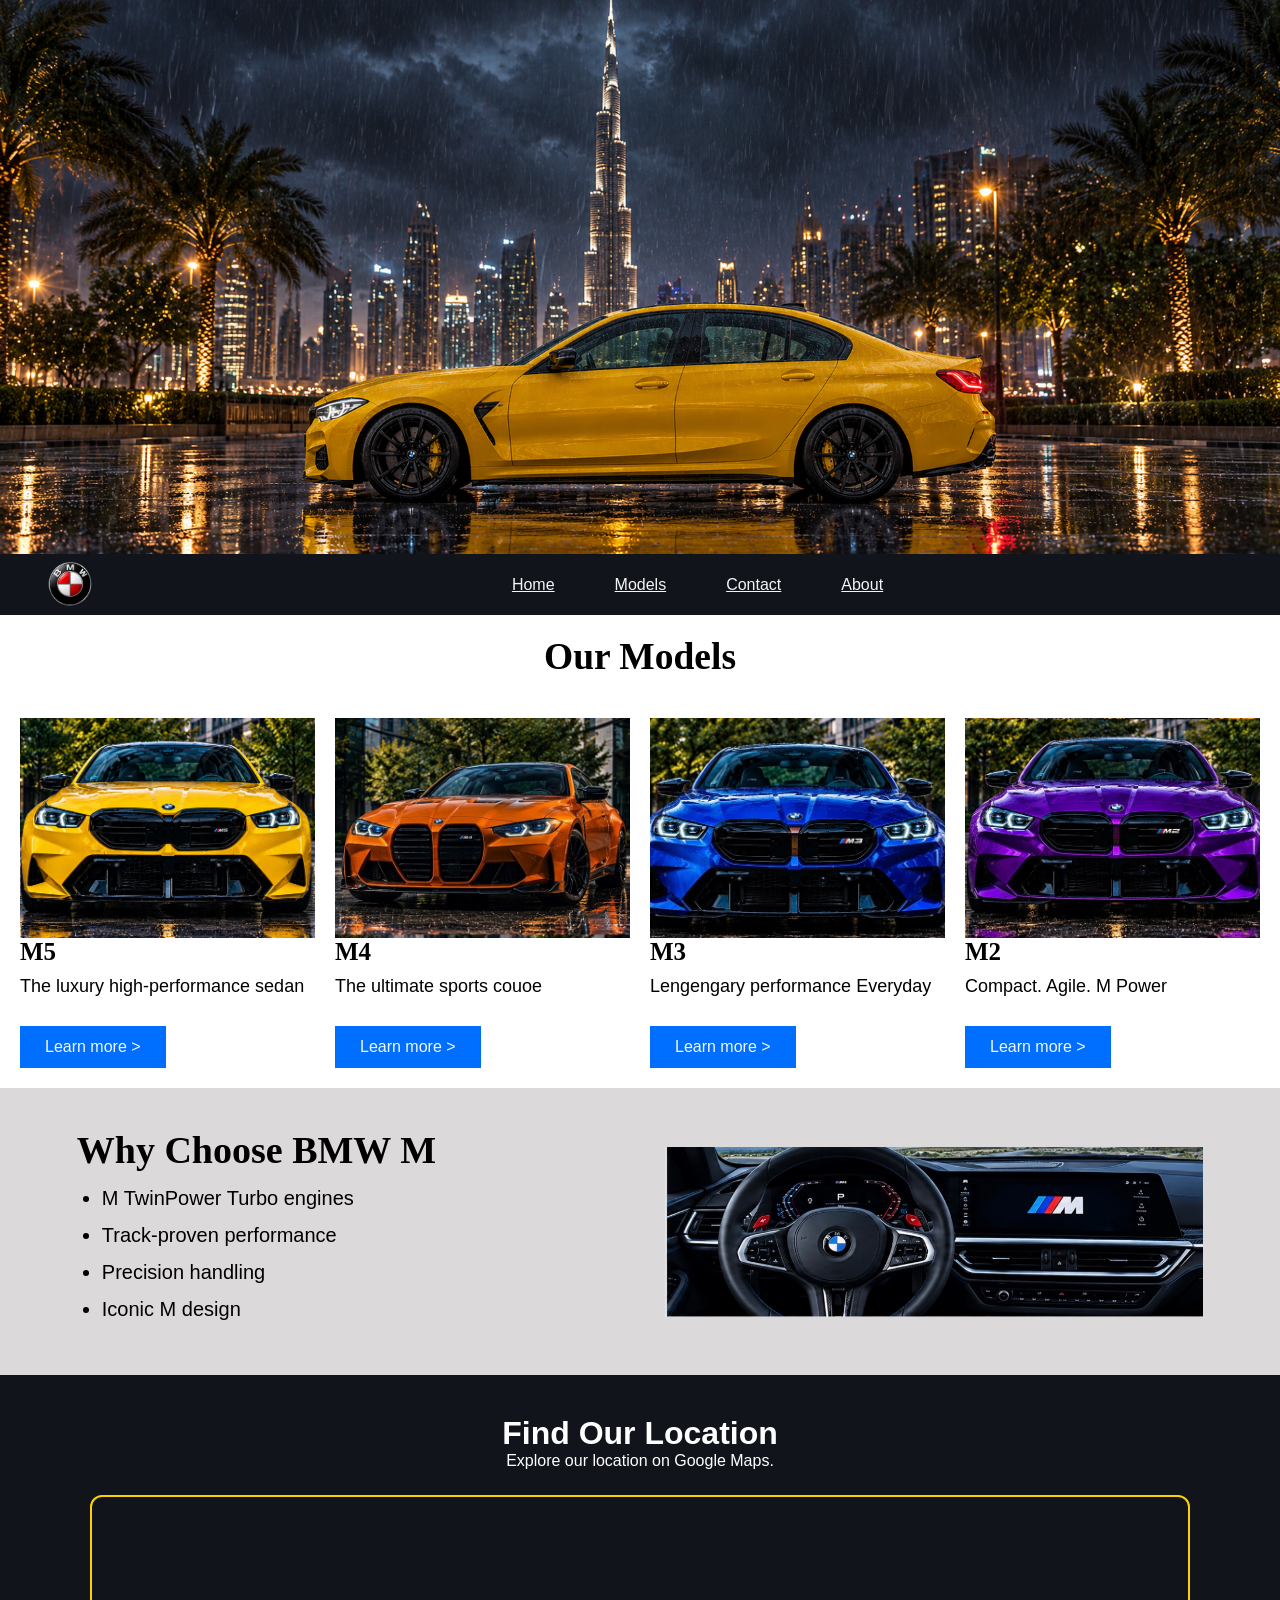
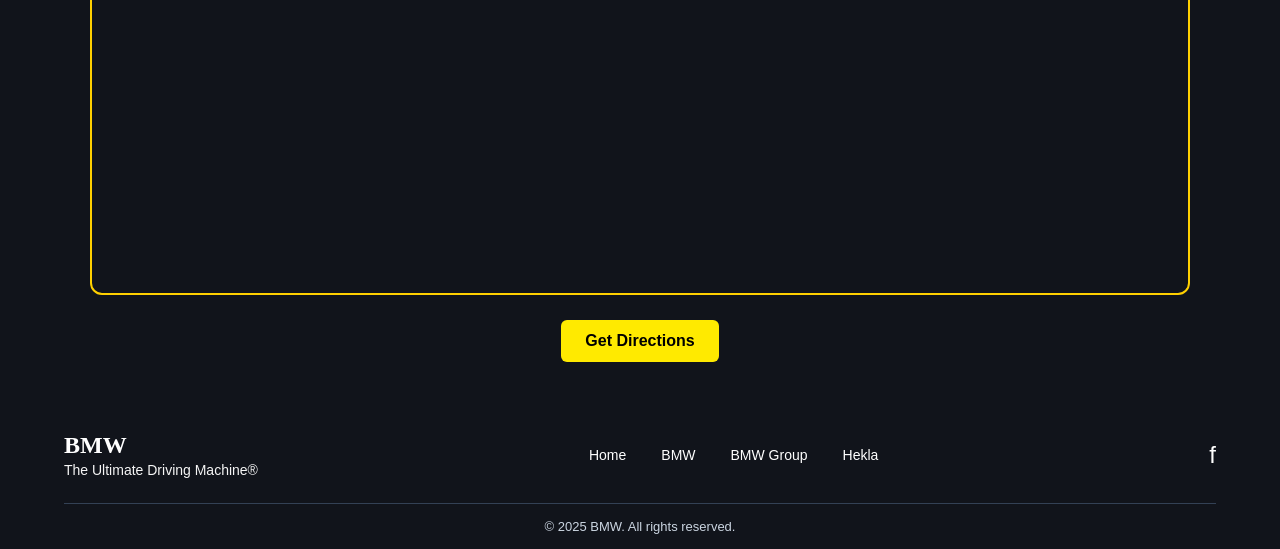
<file: BWM/index.html>
<!DOCTYPE html>
<html lang="en">
<head>
    <meta charset="UTF-8">
    <meta name="viewport" content="width=device-width, initial-scale=1.0">
    <title>BMW</title>
    <link rel="stylesheet" href="index.css">
</head>
<body>
    <main>
        <section class="hero" id="Home">
            <div class="n1">
                <img src="DC0F1D9C-3440-4BE5-BAE5-2C9FDDE0F6BF.PNG" alt="">
            </div>

            <header class="j1">

                <div class="Box2">
                    <img src="9680DC10-9791-4C31-B17D-A7E6A752D0A9.PNG" alt="BMW">
                </div>

                    <nav class="Box3">
                        <a class="Box4" href="#">Home</a>
                        <a href="#BMW">Models</a>
                        <a href="#M5">Contact</a>
                        <a href="#sma">About </a>
                    </nav>

            </header>

                <div class="Box6">
                    <h1>Our Models</h1>
                </div>

            <article class="cars" id="BMW">

                <div class="car">
                    <div>
                        <img src="82CDC575-C815-40A8-8FE1-4DA21C5EC004.PNG" alt="">
                        <h2>M5</h2>
                        <p>The luxury high-performance sedan</p>
                        <a href="M5.html">Learn more ></a>
                    </div>
                </div>

                <div class="car">
                    <div>
                        <img src="F49377F1-0E00-4E50-AC8A-FB16312101DA.jpg" alt="">
                        <h1 id="BMW M5"> </h1>
                        <h2> M4</h2>
                        <p>The ultimate sports couoe</p>
                        <a href="M4.html">Learn more ></a>
                    </div>
                </div>
                
                <div class="car">
                    <div>
                        <img src="73208E26-7B84-4706-9612-D72938EC149D (1).jpg" alt="">
                        <h1 id="BMW M5"> </h1>
                        <h2> M3</h2>
                        <p>Lengengary performance Everyday</p>
                        <a href="M3.html">Learn more ></a>

                    </div>
                </div>

                <div class="car">
                    <div>
                        <img src="73208E26-7B84-4706-9612-D72938EC149D.jpg" alt="">
                        <h1 id="BMW M5"> </h1>
                        <h2> M2</h2>
                        <p>Compact. Agile. M Power</p>
                        <a href="M2.html">Learn more ></a>

                    </div>
                </div>
            </article>

            <section class="f1" id="M5">
                <div class="f2">
                    <h2 class="">Why Choose BMW M</h2>

                    <ul class="f6">
                        <li>M TwinPower Turbo engines</li>
                        <li>Track-proven performance</li>
                        <li>Precision handling</li>
                        <li>Iconic M design</li>
                    </ul>
                </div>

                <div class="f3">
                    <img src="IMG_3780.jpg" alt="">
                </div>
            </section>

            
            <section class="location" id="sma">
                <h2>Find Our Location</h2>
                <p>Explore our location on Google Maps.</p>

                <iframe frameborder="0"
                width="400px"
                height="400px"
                src="https://ja.is/webapi/kort/?lat=64.125446&lon=-21.838133&nz=14.97&layer=map&q=BMW"
                ></iframe>

                <a href="https://www.google.com/maps/place/BMW+%C3%8Dslandi+-+BL+ehf/@64.125027,-21.9646081,9796m/data=!3m1!1e3!4m10!1m2!2m1!1sBMW!3m6!1s0x48d67522e166afad:0xbe43ce141512c2e2!8m2!3d64.125042!4d-21.83907!15sCgNCTVciA4gBAZIBCmJtd19kZWFsZXLgAQA!16s%2Fg%2F11h5r_nbq2?hl=en-US&entry=ttu&g_ep=EgoyMDI2MTAwNy4wIKXMDSoASAFQAw%3D%3D"> Get Directions</a>
            </section>



            <footer class="s1">

                <div class="s2">

                    <div class="s3" id="f">
                        <h2>BMW</h2>
                        <p>The Ultimate Driving Machine®</p>
                    </div>

                    <div class="s4">
                        <a href="index.html">Home</a>
                        <a href="https://www.bmw.is/is/index.html">BMW</a>
                        <a href="https://www.bmwgroup.com/en.html?en">BMW Group</a>
                        <a href="https://www.hekla.is/is/bilar/notadir-bilar.html">Hekla</a>
                    </div>

                    <div class="s5">
                        <a href="https://www.facebook.com/BMWIceland">f</a>
                    </div>

                </div>

                <div class="s6">
                    © 2025 BMW. All rights reserved.
                </div>

            </footer>

            
        </section>
    </main>
</body>
</html>
</file>
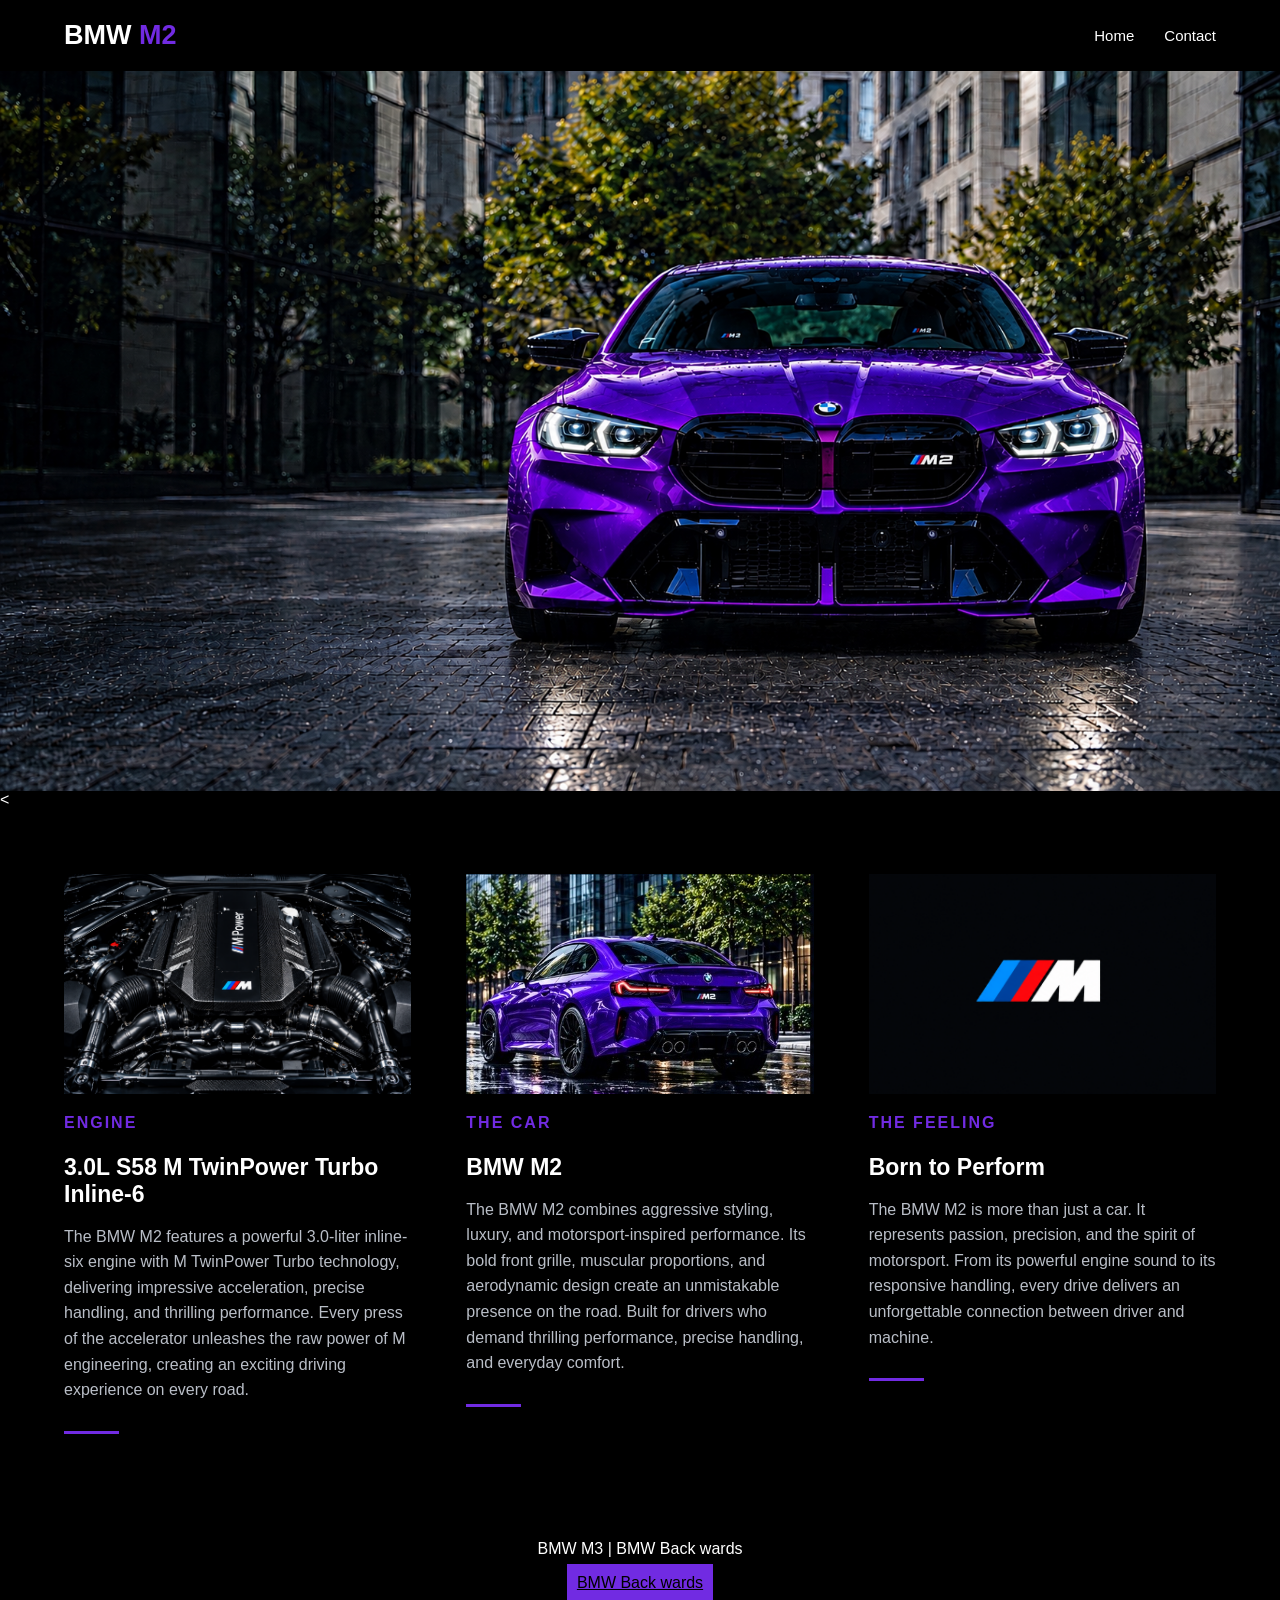
<file: BWM/M2.html>
<!DOCTYPE html>
<html lang="en">
<head>
    <meta charset="UTF-8">
    <meta name="viewport" content="width=device-width, initial-scale=1.0">
    <title>BMW M2</title>
    <link rel="stylesheet" href="M2.css">
</head>
<body>
    <header class="navbar">
            <h2>BMW <span>M2</span></h2>

            <nav class="menu">
                <a href="#home">Home</a>
                <a href="#contact">Contact</a>
            </nav>
        </header>

        <section class="hero" id="home">
            <img src="65118E6D-27CB-498C-BA6B-932EDE2D3BD7.PNG" alt="hi">
        </section>



    <<div class="features" id="home">

    <div class="feature" id="performance">
        <img src="6C816798-B08B-4B74-8727-FF40B2B0C2C9.PNG" alt="BMW M3 engine">
        <h4>ENGINE</h4>
        <h2>3.0L S58 M TwinPower Turbo Inline-6</h2>
        <p>
            The BMW M2 features a powerful 3.0-liter inline-six engine with M TwinPower Turbo technology, delivering impressive acceleration, precise handling, and thrilling performance. Every press of the accelerator unleashes the raw power of M engineering, creating an exciting driving experience on every road.
        </p>
        <div class="line"></div>
    </div>

        <div class="feature" id="gallery">
                <img src="F2F05BD7-8776-4FD1-A188-9462A045A0FC.jpg" alt="BMW M3">
                <h4>THE CAR</h4>
                <h2>BMW M2</h2>
                <p>
                    The BMW M2 combines aggressive styling, luxury, and motorsport-inspired performance. Its bold front grille, muscular proportions, and aerodynamic design create an unmistakable presence on the road. Built for drivers who demand thrilling performance, precise handling, and everyday comfort.
                </p>
                <div class="line"></div>
        </div>

        <div class="feature" id="about">
                <div class="m-logo">
                    <img src="96CDC564-4CAB-47AB-B83B-4E06B86DB13F.PNG" alt="BMW M logo">
                </div>
                <h4>THE FEELING</h4>
                <h2>Born to Perform</h2>
                <p>
                    The BMW M2 is more than just a car. It represents
                    passion, precision, and the spirit of motorsport.
                    From its powerful engine sound to its responsive
                    handling, every drive delivers an unforgettable
                    connection between driver and machine.
                </p>
                <div class="line"></div>
        </div>

     </div>

        <div class="footer" id="contact">
            <p>BMW M3 | BMW Back wards</p>
            <a class="sasons" href="index.html">BMW Back wards</a>
</body>
</html>
</file>
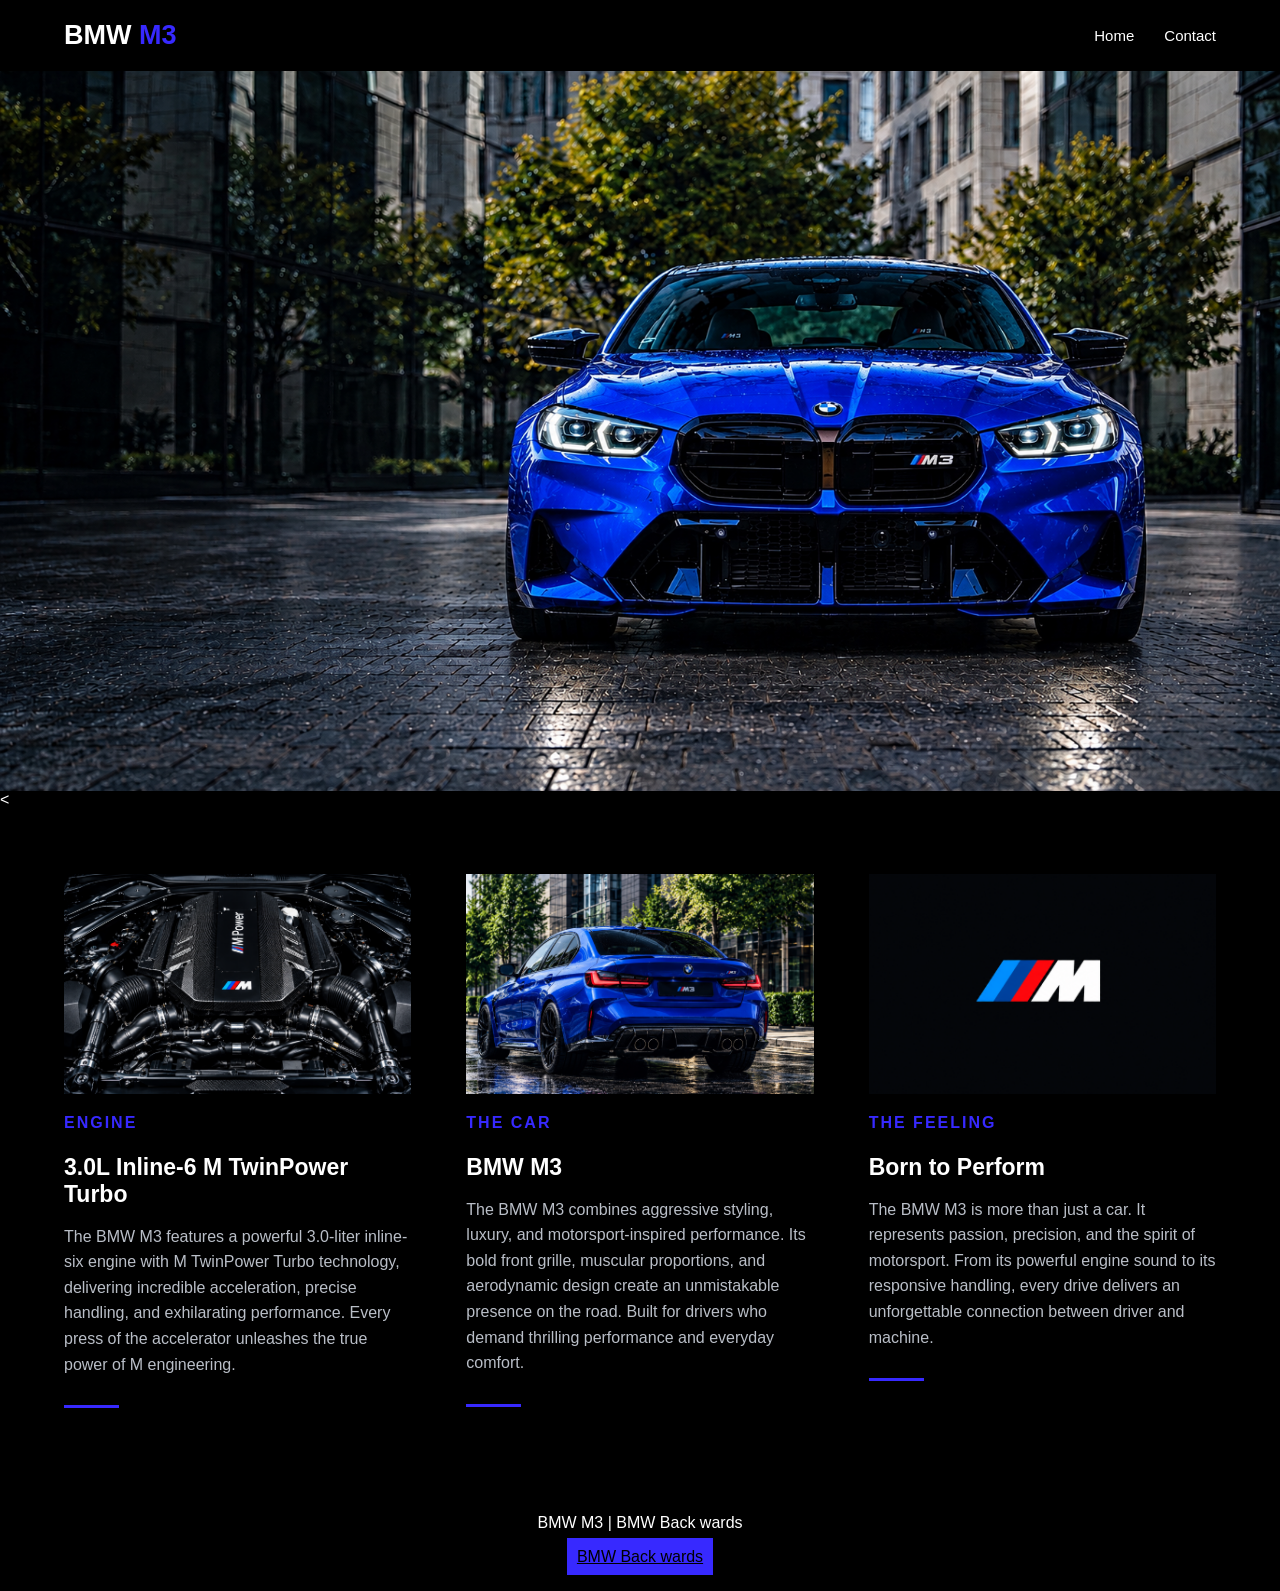
<file: BWM/M3.html>
<!DOCTYPE html>
<html lang="en">
<head>
    <meta charset="UTF-8">
    <meta name="viewport" content="width=device-width, initial-scale=1.0">
    <title>BMW M3</title>
    <link rel="stylesheet" href="M3.css">
</head>
<body>
    <header class="navbar">
            <h2>BMW <span>M3</span></h2>

            <nav class="menu">
                <a href="#home">Home</a>
                <a href="#contact">Contact</a>
            </nav>
        </header>

        <section class="hero" id="home">
            <img src="40C496A5-2554-4361-A558-411A309CBCC3.PNG" alt="hi">
        </section>



    <<div class="features" id="home">

    <div class="feature" id="performance">
        <img src="6C816798-B08B-4B74-8727-FF40B2B0C2C9.PNG" alt="BMW M3 engine">
        <h4>ENGINE</h4>
        <h2>3.0L Inline-6 M TwinPower Turbo</h2>
        <p>
            The BMW M3 features a powerful 3.0-liter inline-six
            engine with M TwinPower Turbo technology, delivering
            incredible acceleration, precise handling, and
            exhilarating performance. Every press of the
            accelerator unleashes the true power of M engineering.
        </p>
        <div class="line"></div>
    </div>

        <div class="feature" id="gallery">
                <img src="3827EFB2-F108-4D0D-8D05-B7710EBB122D.PNG" alt="BMW M3">
                <h4>THE CAR</h4>
                <h2>BMW M3</h2>
                <p>
                    The BMW M3 combines aggressive styling, luxury, and
                    motorsport-inspired performance. Its bold front grille,
                    muscular proportions, and aerodynamic design create
                    an unmistakable presence on the road. Built for drivers
                    who demand thrilling performance and everyday comfort.
                </p>
                <div class="line"></div>
        </div>

        <div class="feature" id="about">
                <div class="m-logo">
                    <img src="96CDC564-4CAB-47AB-B83B-4E06B86DB13F.PNG" alt="BMW M logo">
                </div>
                <h4>THE FEELING</h4>
                <h2>Born to Perform</h2>
                <p>
                    The BMW M3 is more than just a car. It represents
                    passion, precision, and the spirit of motorsport.
                    From its powerful engine sound to its responsive
                    handling, every drive delivers an unforgettable
                    connection between driver and machine.
                </p>
                <div class="line"></div>
        </div>

     </div>

        <div class="footer" id="contact">
            <p>BMW M3 | BMW Back wards</p>
            <a class="sasons" href="index.html">BMW Back wards</a>
</body>
</html>
</file>
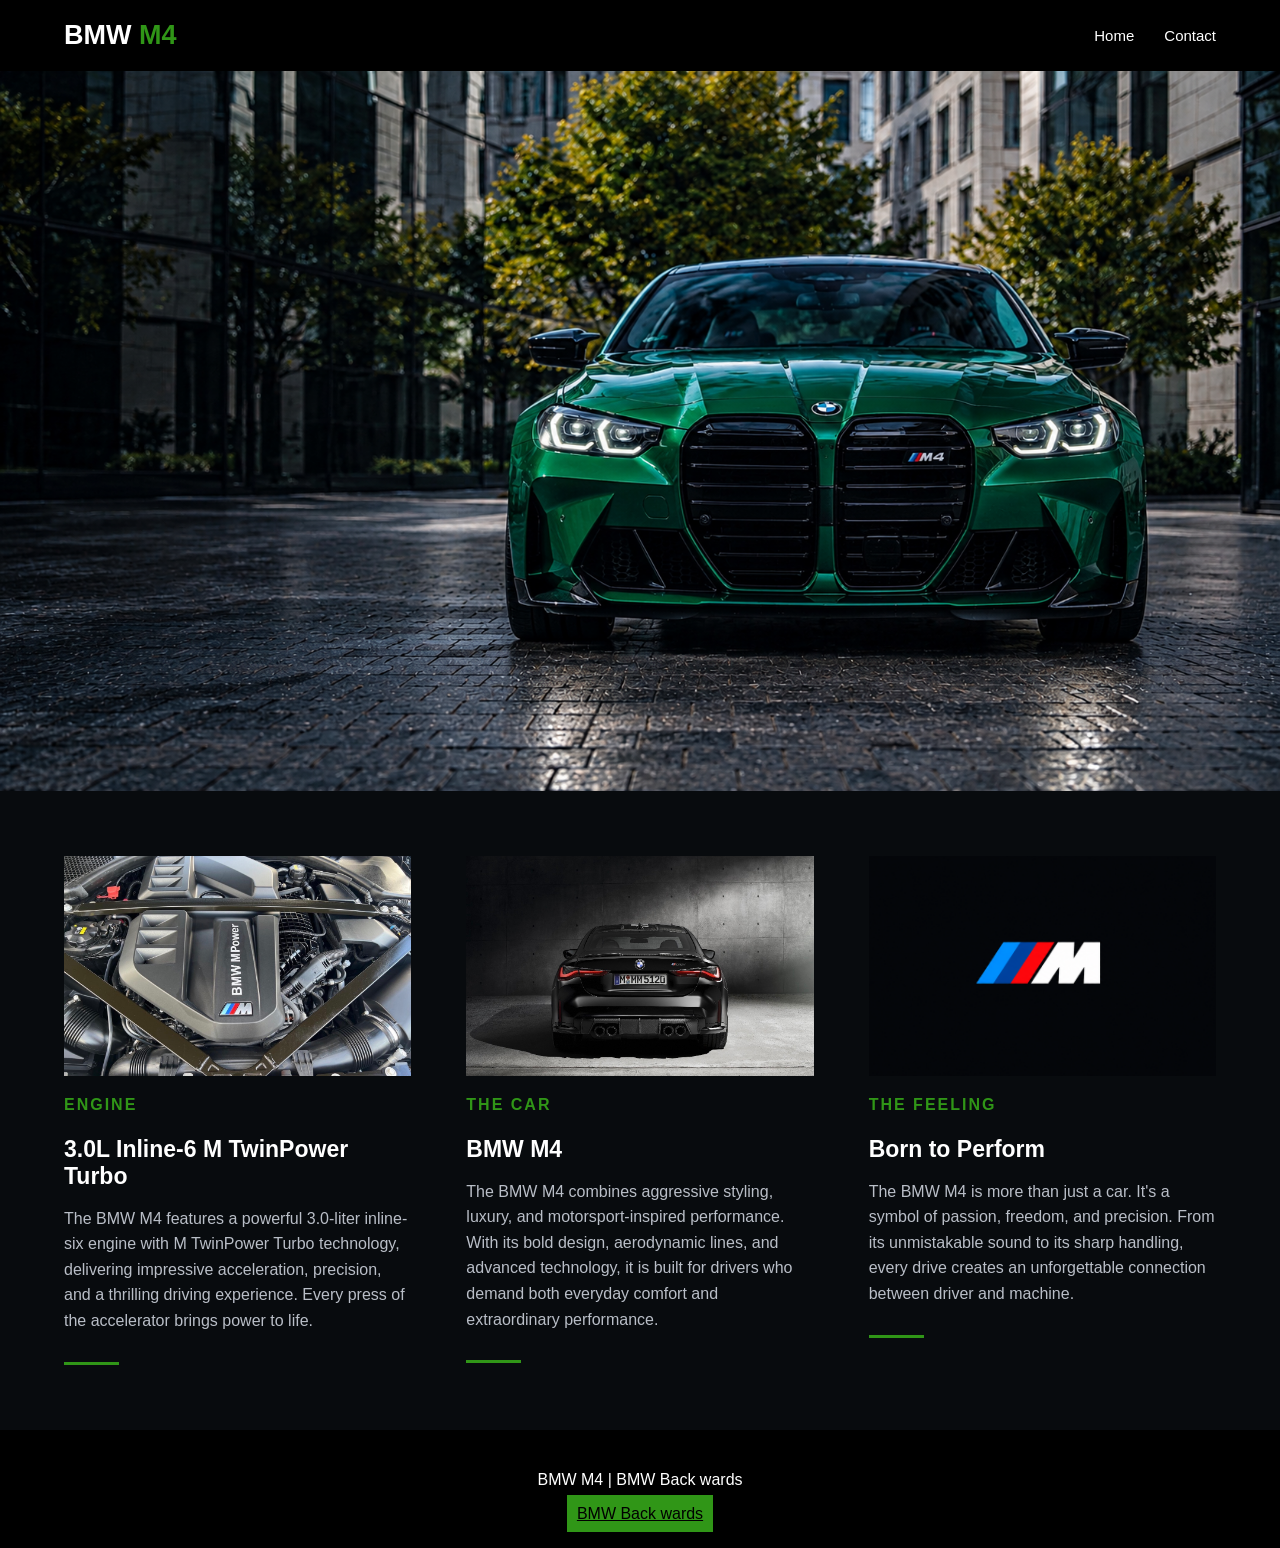
<file: BWM/M4.html>
<!DOCTYPE html>
<html lang="en">
<head>
    <meta charset="UTF-8">
    <meta name="viewport" content="width=device-width, initial-scale=1.0">
    <title>BMW M4</title>
    <link rel="stylesheet" href="M4.css">
</head>
<body>
    <header class="navbar">
            <h2>BMW <span>M4</span></h2>

            <nav class="menu">
                <a href="#home">Home</a>
                <a href="#contact">Contact</a>
            </nav>
        </header>

        <section class="hero" id="home">
            <img src="9F09C56F-B7F5-419F-905B-EC5A1AD54F3F.PNG" alt="hi">
        </section>



    <div class="features" id="home">

        <div class="feature" id="performance">
            <img src="IMG_3785.jpg" alt="BMW M5 engine">
            <h4>ENGINE</h4>
            <h2>3.0L Inline-6 M TwinPower Turbo</h2>
            <p>
                The BMW M4 features a powerful 3.0-liter inline-six engine
                with M TwinPower Turbo technology, delivering impressive 
                acceleration, precision, and a thrilling driving experience.
                Every press of the accelerator brings power to life.
            </p>
            <div class="line"></div>
        </div>

        <div class="feature" id="gallery">
            <img src="IMG_3784.jpg" alt="Yellow BMW M5">
            <h4>THE CAR</h4>
            <h2>BMW M4</h2>
            <p>
                The BMW M4 combines aggressive styling, luxury, and motorsport-inspired
                performance. With its bold design, aerodynamic lines, and advanced technology,
                it is built for drivers who demand both everyday comfort and extraordinary performance.
            </p>
            <div class="line"></div>
        </div>

        <div class="feature" id="about">
            <div class="m-logo">
               <img src="96CDC564-4CAB-47AB-B83B-4E06B86DB13F.PNG" alt="//m">
            </div>
            <h4>THE FEELING</h4>
            <h2>Born to Perform</h2>
            <p>
               The BMW M4 is more than just a 
               car. It's a symbol of passion, freedom, 
               and precision. From its unmistakable sound 
               to its sharp handling, every drive creates an 
               unforgettable connection between driver and machine.
            </p>
            <div class="line"></div>
        </div>

    </div>

    <div class="footer" id="contact">
        <p>BMW M4 | BMW Back wards</p>
        <a class="sasons" href="index.html">BMW Back wards</a>
</body>
</html>
</file>
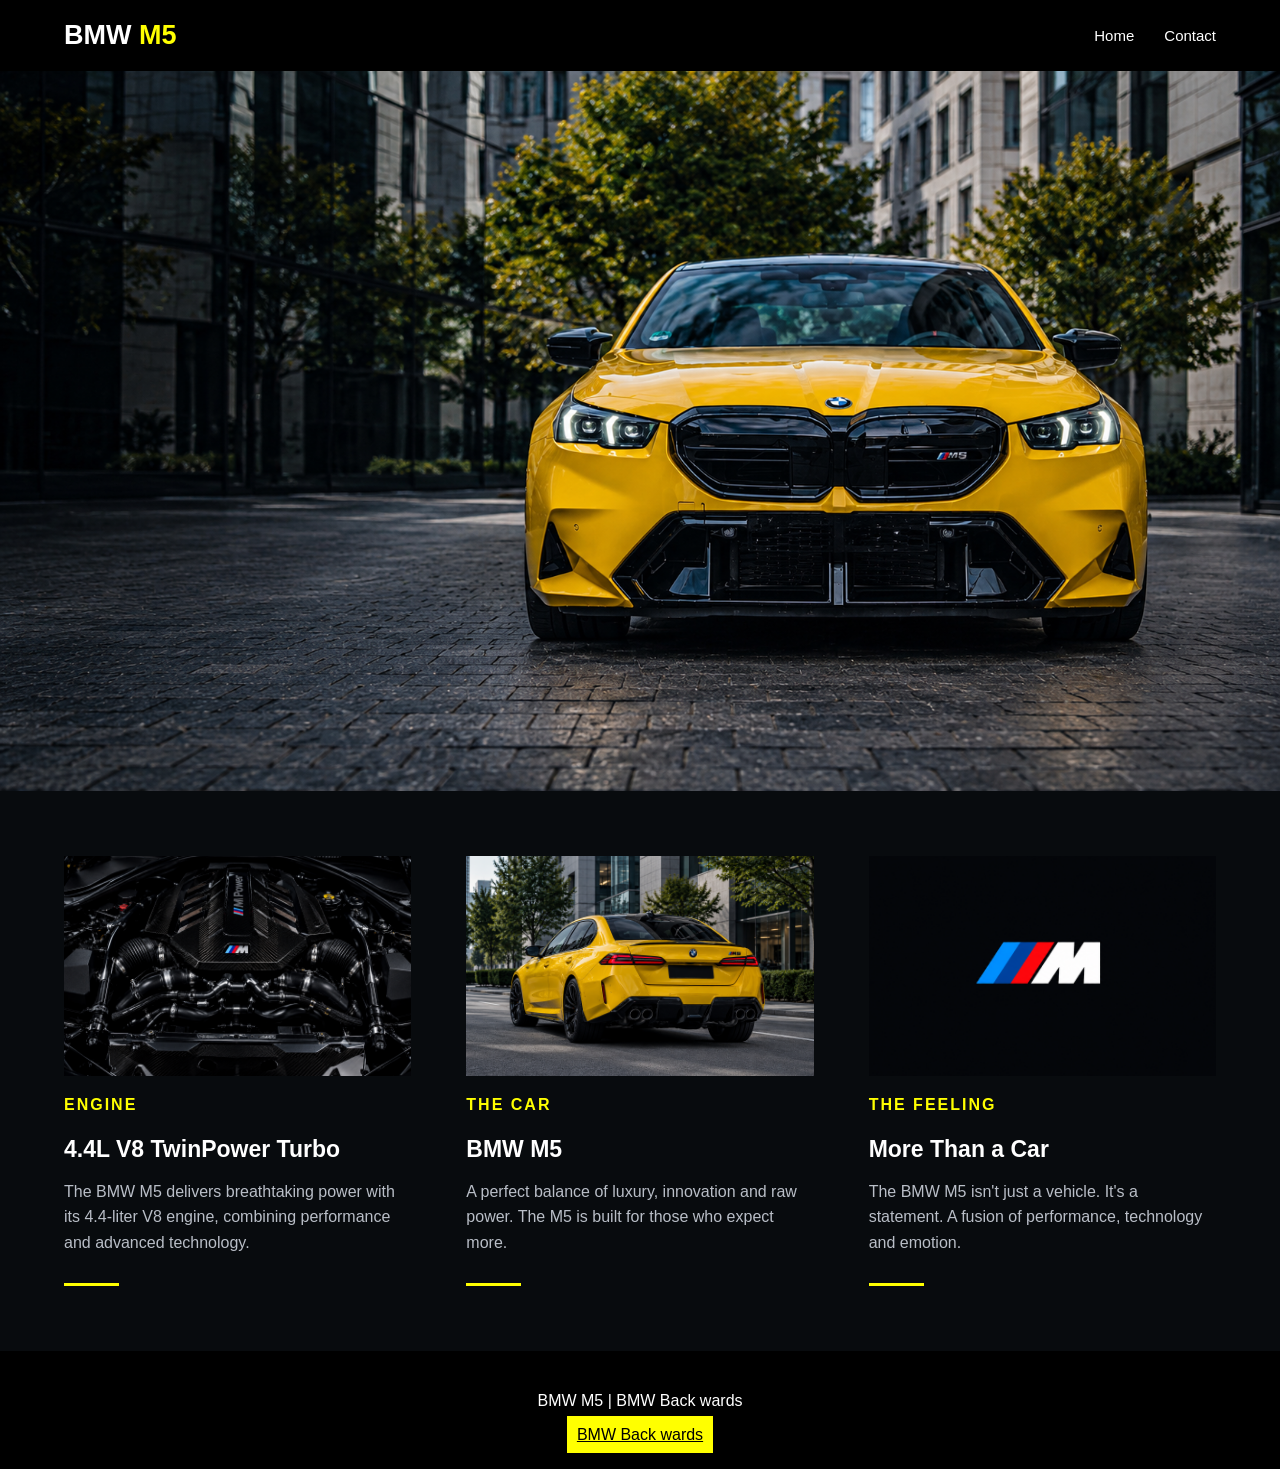
<file: BWM/M5.html>
<!DOCTYPE html>
<html>
<head>
    <meta charset="UTF-8">
    <meta name="viewport" content="width=device-width, initial-scale=1.0">
    <title>BMW M5</title>
    <link rel="stylesheet" href="M5.css">
</head>
<body>

        <header class="navbar">
            <h2>BMW <span>M5</span></h2>

            <nav class="menu">
                <a href="#home">Home</a>
                <a href="#contact">Contact</a>
            </nav>
        </header>

        <section class="hero" id="home">
            <img src="FFFCF477-A2B5-4EA6-B25A-AE685C2D3184.PNG" alt="hi">
        </section>



    <div class="features" id="home">

        <div class="feature" id="performance">
            <img src="0656B13D-C25B-4C44-8846-745C98F312E7.PNG" alt="BMW M5 engine">
            <h4>ENGINE</h4>
            <h2>4.4L V8 TwinPower Turbo</h2>
            <p>
                The BMW M5 delivers breathtaking power
                with its 4.4-liter V8 engine, combining
                performance and advanced technology.
            </p>
            <div class="line"></div>
        </div>

        <div class="feature" id="gallery">
            <img src="C2C4C1F4-E710-419D-A883-E972F55A72FD.PNG" alt="Yellow BMW M5">
            <h4>THE CAR</h4>
            <h2>BMW M5</h2>
            <p>
                A perfect balance of luxury, innovation
                and raw power. The M5 is built for
                those who expect more.
            </p>
            <div class="line"></div>
        </div>

        <div class="feature" id="about">
            <div class="m-logo">
               <img src="96CDC564-4CAB-47AB-B83B-4E06B86DB13F.PNG" alt="//m">
            </div>
            <h4>THE FEELING</h4>
            <h2>More Than a Car</h2>
            <p>
                The BMW M5 isn't just a vehicle.
                It's a statement. A fusion of performance,
                technology and emotion.
            </p>
            <div class="line"></div>
        </div>

    </div>

    <div class="footer" id="contact">
        <p>BMW M5 | BMW Back wards</p>
        <a class="sasons" href="index.html">BMW Back wards</a>
    </div>

</body>
</html>
</file>
<file: BWM/index.css>
* {
    margin: 0;
    padding: 0;
    box-sizing: border-box;
}

body {
    margin: 0;
    width: 100%;
    height: 100%;
    font-family: Arial, Helvetica, sans-serif;
    background: rgb(255, 255, 255);
    color: white;
}



.hero{
   width: 100%;
   max-width: none;
}

.hero img{
    max-width: 100%;
}


header {
    background-color: black;
    padding: 3px;
    display: flex;
    justify-content: space-between;
    align-items: center;
   
    gap: 20px;
    width: 100%;
    background-color: rgb(17, 20, 27);
    
}
.location {
    background-color: rgb(17, 20, 27);
    color: white;
    text-align: center;
    padding: 40px 12px;
    width: 100%;
    box-sizing: border-box;
 }
.location iframe {
    display: block;
    width: 100%;
    max-width: 1100px;
    height: 400px;
    margin: 25px auto;
    border: 2px solid rgb(255, 208, 0);
    border-radius: 12px;
    box-sizing: border-box;
 }
@media screen and (max-width: 600px) {
    .location iframe {
    width: 100%;
    height: 300px;
    }
 }



.location h2 {
  font-size: 32px;
}

.location a {
  display: inline-block;
  background-color: rgb(255, 234, 0);
  color: black;
  padding: 12px 24px;
  text-decoration: none;
  border-radius: 6px;
  font-weight: bold;
}



.Box2 {
    top: 0rem;
    left: 0rem;
    gap: 10px;
    margin-left: 40px;
    font-size: 24px;
    font-weight: bold;
}

.Box2 img {
    width: 55px;
    height: 55px;
}

.Box3 {
    display: flex;
    align-items: center;
    gap: 60px;
    margin: auto;
    padding: auto;
  
}

article{
    margin :20px;
    display: grid;
    grid-template-columns: 1fr 1fr 1fr 1fr ;
    max-width: 100%;
    height: 100%;
    display: block;
    background-color: white;
}



nav a{
  color:whitesmoke;
}

.Box6{
    text-align: center;
    font-family: Georgia, 'Times New Roman', Times, serif;
    color: rgb(0, 0, 0);
    font-size: 25px;
    margin: 10px ;
    padding: 10px;
}



div h2{
    margin-top: 0 ;
    font-size: 25px;
    font-family: Georgia, 'Times New Roman', Times, serif;
    color: black;
}

.Box7{
    gap: 10px;
    color: black;
    font-size: 20px;
    margin-top: 20px;
    border-left:4px solid black ;
    padding: 5px;
    margin-bottom: 20px;
    
}



.cars {
    width: 100%;
    display: grid;
    grid-template-columns: repeat(4, 1fr);
    gap: 20px;
    padding: 0 20px 40px;
}

.car {
    width: 100%;
}

.car img {
    max-width: 100%;
    height: 100%;
    display: block;
    
}

.car p {
    min-height: 50px;
    color: black;
    margin-top: 10px;
    font-size: 18px;
}

.car a {
    display: inline-block;
    width: fit-content;
    padding: 12px 25px;
    background-color: rgb(0, 110, 255);
    color: aliceblue;
    text-decoration: none;
}

.f1{
    display: flex;
    align-items: center;
    justify-content: space-between;
    gap: 50px;
    
    background: rgb(219, 217, 217);
    padding: 40px 6%;
}

.f2{
    flex: 1;
}

.f2 h2{
    font-size: 38px;
    margin-bottom: 15px;
    color: black;
}

.f2 ul{
    padding-left: 25px;
}

.f2 li{
    font-size: 20px;
    margin-bottom: 14px;
    color: black;
}

.f3{
    flex: 1;

}

.f3 img{
    width: 100%;
    max-width: 600px;
    display: block;
}

.h1 {
    display: flex;
    align-items: center;
    gap: 40px;
    padding: 55px 5%;
    background: white;
}

.h2 {
    flex: 1;
}

.h2 img {
    width: 100%;
    display: block;
}

.h3 {
    flex: 1;
}

.h3 h2 {
    font-size: 38px;
    margin-bottom: 15px;
    color: #111827;
}

.h3 p {
    font-size: 18px;
    line-height: 1.6;
    color: #374151;
    margin-bottom: 25px;
}

.h4 {
    display: inline-block;
    padding: 12px 25px;
    background: rgb(0, 110, 255);
    color: white;
    text-decoration: none;
    font-weight: bold;
}

.h4:hover {
    background: rgb(0, 110, 255);
}


.s1 {
    background: rgb(17, 20, 27);
    color: white;
    padding: 30px 5% 15px;
}

.s2 {
    display: flex;
    align-items: center;
    justify-content: space-between;
    gap: 30px;
}

.s3 h2 {
    margin: 0;
    font-size: 24px;
}

.s3 p {
    margin: 3px 0 0;
    color: whitesmoke;
    font-size: 14px;
}
.s3 h2{
    color: white;
}

.s4 {
    display: flex;
    gap: 35px;
}

.s4 a {
    color: white;
    text-decoration: none;
    font-size: 14px;
}

.s4 a:hover {
    color: rgb(70, 138, 190);
}

.s5 {
    display: flex;
    gap: 20px;
}

.s5 a {
    color: white;
    text-decoration: none;
    font-size: 24px;
}

.s5 a:hover {
    color: rgb(70, 138, 190);
}

.s6 {
    border-top: 1px solid #334155;
    margin-top: 25px;
    padding-top: 15px;
    text-align: center;
    font-size: 13px;
    color: #cbd5e1;
}

article {
    margin: 0;
}



.car img {
    max-width: 100%;
    height: 180px;
    display: block;
}


@media screen and (min-width: 1200px) {
    .cars {
        grid-template-columns: repeat(4, 1fr);
    }

    .hero img {
    display: block
}
}




@media screen and (max-width: 900px) {
    .cars {
        grid-template-columns: repeat(2, 1fr);
        margin: 10px;
    }

    .f1{
        display: grid;
        grid-template-columns: 1fr 1fr;
        
    }

    .h1{
        display: grid;
        grid-template-columns: 1fr 1fr;
        
    }

}


.cars {
    display: grid;
    grid-template-columns: repeat(4, 1fr);
    gap: 20px;
    padding: 20px;
}

.car img {
    display: block;
    width: 100%;
    height: 220px;
    object-fit: cover;
}

@media screen and (max-width: 900px) {
    .cars {
        grid-template-columns: repeat(2, 1fr);
    }
}

article {
    margin: 0;
    max-width: 100%;
    background-color: white;
}

.cars {
    display: grid;
    grid-template-columns: repeat(4, 1fr);
    gap: 20px;
    width: 100%;
    padding: 20px;
}

.car img {
    display: block;
    width: 100%;
    height: 220px;
    object-fit: cover;
}

@media screen and (max-width: 900px) {
    .cars {
        grid-template-columns: repeat(2, 1fr);
    }

    .f1{
        display: grid;
        grid-template-columns: 1fr;
    }

    .h1{
        display: grid;
        grid-template-columns:1fr;
    }
}

@media screen and (max-width: 600px) {
    .cars {
        grid-template-columns: 1fr;
        width: 100%;
        padding: 15px;
    }

    .f1{
        display: grid;
        grid-template-columns:1fr;
    }

    .h1{
        display: grid;
        grid-template-columns:1fr;
    }

    .j1 {
        flex-direction: column;
        gap: 20px;
        padding: 5px;
    }

    .s1{
        display: grid;
        grid-template-columns: 1fr;
    }

    .n1{
        display: none;
    }

      .s1 {
        display: flex;
        flex-direction: column;
        align-items: flex-start;
        gap: 20px;
        padding: 10px;
    }
    .s2 {
        display: flex;
        flex-direction: column;
        align-items: flex-start;
        gap: 20px;
        width: 100%;
    }
    .s4 {
        display: flex;
        flex-direction: column;
        align-items: flex-start;
        gap: 15px;
    }
    .s5 {
        display: none;
    }
    .s6 {
        text-align: center;
        width: 100%;
    }
}
</file>
<file: BWM/M2.css>
* {
    box-sizing: border-box;
}

body {
    margin: 0;
    padding: 0;
    background-color: black;
    color: white;
    font-family: Arial, sans-serif;
    width: 100%;
    overflow-x: hidden;
}


.hero {
    display: flex;
    align-items: center;
}

.hero-text {
    margin-left: 5%;
    width: 45%;
}



.hero-text p {
    color: white;
    font-size: 20px;
}

.hero-text h1 {
    color: white;
    font-size: 65px;
    margin: 10px 0;
}

.hero-text span {
    color:rgb(113, 43, 226);
}

.hero img{
    width: 100%;
    height: 100%;
}

.line {
    width: 55px;
    height: 3px;
    background-color:  rgb(113, 43, 226);
    margin-top: 25px;
}

.navbar {
    background-color: black;
    padding: 20px 5%;
    display: flex;
    justify-content: space-between;
    align-items: center;
   
    gap: 20px;
}

.navbar h2 {
    margin: 0;
    font-size: 27px;
    color: white;
}

.navbar span {
    color: rgb(113, 43, 226);
}

.menu {
    display: flex;
    gap: 30px;
    flex-wrap: wrap;
}

.menu a {
    color: white;
    text-decoration: none;
    font-size: 15px;
}

.menu a:hover {
    color:  rgb(113, 43, 226);
}

.features {
    display: grid;
    grid-template-columns: 1fr;
    gap: 30px;
    padding: 40px 5%;
}

.feature {
    min-width: 0;
}

.feature img {
    width: 100%;
    height: 220px;
    object-fit: cover;
    display: block;
}

.feature h4 {
    color:  rgb(113, 43, 226);
    letter-spacing: 2px;
    margin-top: 20px;
}

.feature h2 {
    color: white;
    font-size: 23px;
    margin-bottom: 15px;
}

.feature p {
    color: #b9bec7;
    font-size: 16px;
    line-height: 1.6;
}

.feature .line {
    margin-top: 28px;
}

.m-logo {
    height: 220px;
    display: flex;
    justify-content: center;
    align-items: center;
    font-size: 75px;
    font-weight: bold;
    font-style: italic;
}

.blue {
    color: blue;
}

.red {
    color: red;
}

.footer {
    text-align: center;
    padding: 25px;
    color: white;
    background-color: black;
}

.sasons{
    color: black ;
    background-color:  rgb(113, 43, 226);
    margin: 10px;
    padding: 10px;
}

@media screen and (min-width: 600px) {
    .features {
        grid-template-columns: repeat(2, 1fr);
    }
}

@media screen and (min-width: 768px) {
    .features {
        grid-template-columns: repeat(3, 1fr);
    }
}

@media screen and (min-width: 968px) {
    .features {
        gap: 55px;
        padding: 65px 5%;
    }
}

@media screen and (max-width: 599px) {
    .hero {
        height: 400px;
    }

    .hero-text {
        margin-left: 20px;
        width: 80%;
    }

    .hero-text h1 {
        font-size: 42px;
    }

    .navbar {
        flex-direction: column;
        gap: 20px;
    }

    .menu {
        justify-content: center;
        gap: 15px;
    }

    .feature img {
        height: auto;
    }
    .hero{
        display: none;
    }
}
</file>
<file: BWM/M3.css>
* {
    box-sizing: border-box;
}

body {
    margin: 0;
    padding: 0;
    background-color: black;
    color: white;
    font-family: Arial, sans-serif;
    width: 100%;
    overflow-x: hidden;
}


.hero {
    display: flex;
    align-items: center;
}

.hero-text {
    margin-left: 5%;
    width: 45%;
}



.hero-text p {
    color: white;
    font-size: 20px;
}

.hero-text h1 {
    color: white;
    font-size: 65px;
    margin: 10px 0;
}

.hero-text span {
    color:rgb(55, 41, 255);
}

.hero img{
    width: 100%;
    height: 100%;
}

.line {
    width: 55px;
    height: 3px;
    background-color:  rgb(55, 41, 255);
    margin-top: 25px;
}

.navbar {
    background-color: black;
    padding: 20px 5%;
    display: flex;
    justify-content: space-between;
    align-items: center;
   
    gap: 20px;
}

.navbar h2 {
    margin: 0;
    font-size: 27px;
    color: white;
}

.navbar span {
    color: rgb(55, 41, 255);
}

.menu {
    display: flex;
    gap: 30px;
    flex-wrap: wrap;
}

.menu a {
    color: white;
    text-decoration: none;
    font-size: 15px;
}

.menu a:hover {
    color:  rgb(55, 41, 255);
}

.features {
    display: grid;
    grid-template-columns: 1fr;
    gap: 30px;
    padding: 40px 5%;
}

.feature {
    min-width: 0;
}

.feature img {
    width: 100%;
    height: 220px;
    object-fit: cover;
    display: block;
}

.feature h4 {
    color:  rgb(55, 41, 255);
    letter-spacing: 2px;
    margin-top: 20px;
}

.feature h2 {
    color: white;
    font-size: 23px;
    margin-bottom: 15px;
}

.feature p {
    color: #b9bec7;
    font-size: 16px;
    line-height: 1.6;
}

.feature .line {
    margin-top: 28px;
}

.m-logo {
    height: 220px;
    display: flex;
    justify-content: center;
    align-items: center;
    font-size: 75px;
    font-weight: bold;
    font-style: italic;
}

.blue {
    color: blue;
}

.red {
    color: red;
}

.footer {
    text-align: center;
    padding: 25px;
    color: white;
    background-color: black;
}

.sasons{
    color: black ;
    background-color:  rgb(55, 41, 255);
    margin: 10px;
    padding: 10px;
}

@media screen and (min-width: 600px) {
    .features {
        grid-template-columns: repeat(2, 1fr);
    }
}

@media screen and (min-width: 768px) {
    .features {
        grid-template-columns: repeat(3, 1fr);
    }
}

@media screen and (min-width: 968px) {
    .features {
        gap: 55px;
        padding: 65px 5%;
    }
}

@media screen and (max-width: 599px) {
    .hero {
        height: 400px;
    }

    .hero-text {
        margin-left: 20px;
        width: 80%;
    }

    .hero-text h1 {
        font-size: 42px;
    }

    .navbar {
        flex-direction: column;
        gap: 20px;
    }

    .menu {
        justify-content: center;
        gap: 15px;
    }

    .feature img {
        height: auto;
    }
    .hero{
        display: none;
    }
}
</file>
<file: BWM/M4.css>
* {
    box-sizing: border-box;
}

body {
    margin: 0;
    padding: 0;
    background-color: #080b0e;
    color: white;
    font-family: Arial, sans-serif;
    width: 100%;
    overflow-x: hidden;
}


.hero {
    display: flex;
    align-items: center;
}

.hero-text {
    margin-left: 5%;
    width: 45%;
}



.hero-text p {
    color: #c5c9d0;
    font-size: 20px;
}

.hero-text h1 {
    color: white;
    font-size: 65px;
    margin: 10px 0;
}

.hero-text span {
    color:rgb(48, 150, 23)
}

.hero img{
    width: 100%;
    height: 100%;
}

.line {
    width: 55px;
    height: 3px;
    background-color:  rgb(48, 150, 23);
    margin-top: 25px;
}

.navbar {
    background-color: black;
    padding: 20px 5%;
    display: flex;
    justify-content: space-between;
    align-items: center;
   
    gap: 20px;
}

.navbar h2 {
    margin: 0;
    font-size: 27px;
    color: white;
}

.navbar span {
    color: rgb(48, 150, 23);
}

.menu {
    display: flex;
    gap: 30px;
    flex-wrap: wrap;
}

.menu a {
    color: white;
    text-decoration: none;
    font-size: 15px;
}

.menu a:hover {
    color:  rgb(48, 150, 23);
}

.features {
    display: grid;
    grid-template-columns: 1fr;
    gap: 30px;
    padding: 40px 5%;
}

.feature {
    min-width: 0;
}

.feature img {
    width: 100%;
    height: 220px;
    object-fit: cover;
    display: block;
}

.feature h4 {
    color:    rgb(48, 150, 23);
    letter-spacing: 2px;
    margin-top: 20px;
}

.feature h2 {
    color: white;
    font-size: 23px;
    margin-bottom: 15px;
}

.feature p {
    color: #b9bec7;
    font-size: 16px;
    line-height: 1.6;
}

.feature .line {
    margin-top: 28px;
}

.m-logo {
    height: 220px;
    display: flex;
    justify-content: center;
    align-items: center;
    font-size: 75px;
    font-weight: bold;
    font-style: italic;
}

.blue {
    color: blue;
}

.red {
    color: red;
}

.footer {
    text-align: center;
    padding: 25px;
    color: white;
    background-color: black;
}

.sasons{
    color: black ;
    background-color:  rgb(48, 150, 23);
    margin: 10px;
    padding: 10px;
}

@media screen and (min-width: 600px) {
    .features {
        display: grid;
        grid-template-columns: repeat(2, 1fr);
    }
}

@media screen and (min-width: 768px) {
    .features {
        display: grid;
        grid-template-columns: repeat(3, 1fr);
    }
}

@media screen and (min-width: 968px) {
    .features {
        gap: 55px;
        padding: 65px 5%;
    }
}

@media screen and (max-width: 599px) {
    .hero {
        height: 400px;
    }

    .hero-text {
        margin-left: 20px;
        width: 80%;
    }

    .hero-text h1 {
        font-size: 42px;
    }

    .navbar {
        display: flex;
        flex-direction: column;
        gap: 20px;
    }

    .menu {
        display: flex;
        justify-content: center;
        gap: 15px;
    }

   .hero{
    display: none;
   }

}
</file>
<file: BWM/M5.css>
* {
    box-sizing: border-box;
}

body {
    margin: 0;
    padding: 0;
    background-color: #080b0e;
    color: white;
    font-family: Arial, sans-serif;
    width: 100%;
    overflow-x: hidden;
}


.hero {
    display: flex;
    align-items: center;
}

.hero-text {
    margin-left: 5%;
    width: 45%;
}



.hero-text p {
    color: #c5c9d0;
    font-size: 20px;
}

.hero-text h1 {
    color: white;
    font-size: 65px;
    margin: 10px 0;
}

.hero-text span {
    color:rgb(255, 255, 0);
}

.hero img{
    width: 100%;
    height: 100%;
}

.line {
    width: 55px;
    height: 3px;
    background-color:rgb(255, 255, 0);
    margin-top: 25px;
}

.navbar {
    background-color: black;
    padding: 20px 5%;
    display: flex;
    justify-content: space-between;
    align-items: center;
   
    gap: 20px;
}

.navbar h2 {
    margin: 0;
    font-size: 27px;
    color: white;
}

.navbar span {
    color:rgb(255, 255, 0);
}

.menu {
    display: flex;
    gap: 30px;
    flex-wrap: wrap;
}

.menu a {
    color: white;
    text-decoration: none;
    font-size: 15px;
}

.menu a:hover {
    color:  rgb(255, 255, 0);
}

.features {
    display: grid;
    grid-template-columns: 1fr;
    gap: 30px;
    padding: 40px 5%;
}

.feature {
    min-width: 0;
}

.feature img {
    width: 100%;
    height: 220px;
    object-fit: cover;
    display: block;
}

.feature h4 {
    color:    rgb(255, 255, 0);
    letter-spacing: 2px;
    margin-top: 20px;
}

.feature h2 {
    color: white;
    font-size: 23px;
    margin-bottom: 15px;
}

.feature p {
    color: #b9bec7;
    font-size: 16px;
    line-height: 1.6;
}

.feature .line {
    margin-top: 28px;
}

.m-logo {
    height: 220px;
    display: flex;
    justify-content: center;
    align-items: center;
    font-size: 75px;
    font-weight: bold;
    font-style: italic;
}

.blue {
    color: blue;
}

.red {
    color: red;
}

.footer {
    text-align: center;
    padding: 25px;
    color: white;
    background-color: black;
}

.sasons{
    color: black ;
    background-color: rgb(255, 255, 0);
    margin: 10px;
    padding: 10px;
}

@media screen and (min-width: 600px) {
    .features {
        display: grid;
        grid-template-columns: repeat(2, 1fr);
    }
}

@media screen and (min-width: 768px) {
    .features {
        display: grid;
        grid-template-columns: repeat(3, 1fr);
    }
}

@media screen and (min-width: 968px) {
    .features {
        gap: 55px;
        padding: 65px 5%;
    }
}

@media screen and (max-width: 599px) {
    .hero {
        height: 400px;
    }

    .hero-text {
        margin-left: 20px;
        width: 80%;
    }

    .hero-text h1 {
        font-size: 42px;
    }

    .navbar {
        display: flex;
        flex-direction: column;
        gap: 20px;
    }

    .menu {
        display: flex;
        justify-content: center;
        gap: 15px;
    }

   .hero{
    display: none;
   }

}
</file>
